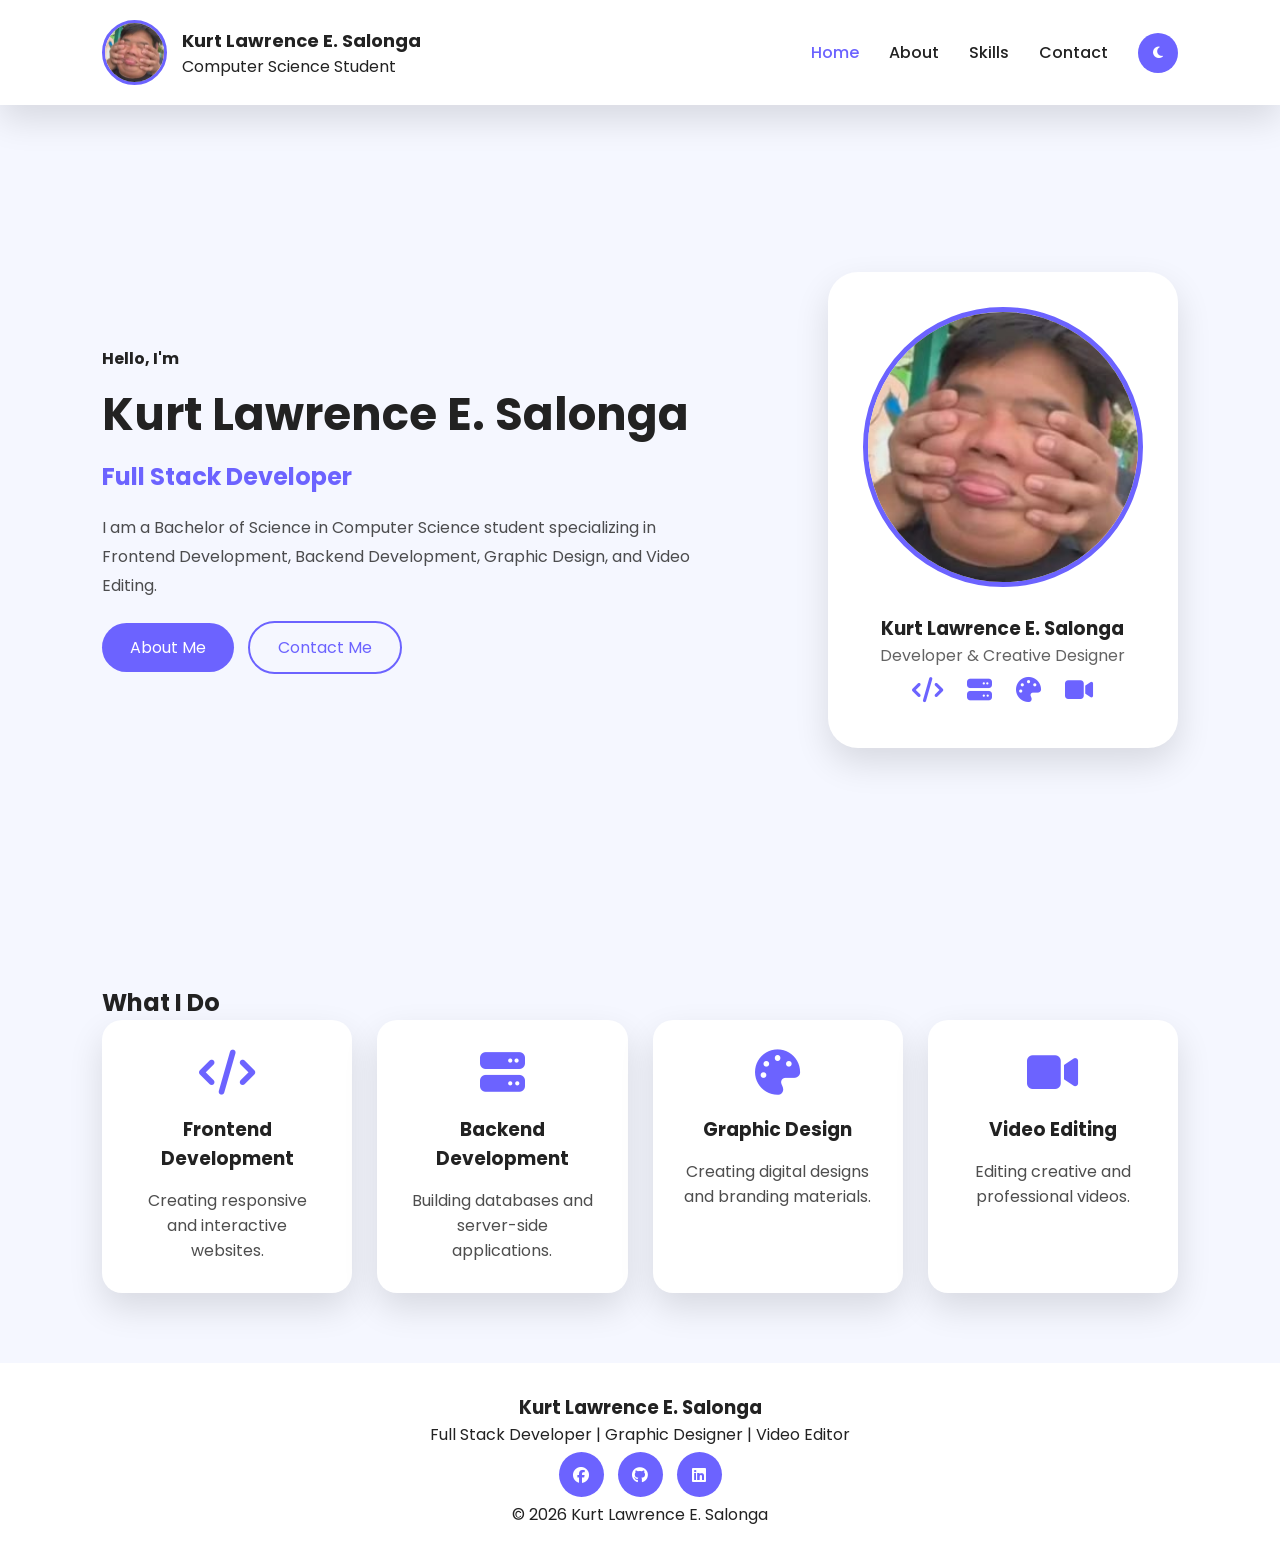
<file: index.html>
<!DOCTYPE html>
<html lang="en">

<head>

<meta charset="UTF-8">
<meta name="viewport" content="width=device-width, initial-scale=1.0">

<title>Kurt Lawrence E. Salonga | Portfolio</title>

<link rel="stylesheet" href="style.css">

<link href="https://fonts.googleapis.com/css2?family=Poppins:wght@300;400;500;600;700&display=swap" rel="stylesheet">

<link rel="stylesheet" 
href="https://cdnjs.cloudflare.com/ajax/libs/font-awesome/6.5.2/css/all.min.css">

</head>


<body>


<header class="header">


<div class="logo-container">

<img src="Photo/profile.jpg" 
class="profile-img"
alt="Kurt Lawrence Profile">


<div class="logo-text">

<h2>Kurt Lawrence E. Salonga</h2>

<span>Computer Science Student</span>

</div>

</div>



<nav class="navbar" id="navbar">

<a href="index.html" class="active">Home</a>

<a href="about.html">About</a>

<a href="skills.html">Skills</a>

<a href="contact.html">Contact</a>


<button id="themeToggle" class="theme-btn">

<i class="fas fa-moon"></i>

</button>


</nav>



<div class="burger" id="burger">

<span></span>
<span></span>
<span></span>

</div>


</header>





<section class="hero">


<div class="hero-text">


<h4>Hello, I'm</h4>


<h1>Kurt Lawrence E. Salonga</h1>


<h2>Full Stack Developer</h2>


<p>

I am a Bachelor of Science in Computer Science student
specializing in Frontend Development, Backend Development,
Graphic Design, and Video Editing.

</p>



<div class="hero-buttons">


<a href="about.html" class="btn">
About Me
</a>


<a href="contact.html" class="btn-outline">
Contact Me
</a>


</div>


</div>




<div class="hero-image">


<div class="profile-card">


<img src="Photo/profile.jpg">


<h3>Kurt Lawrence E. Salonga</h3>


<p>Developer & Creative Designer</p>



<div class="card-icons">

<i class="fas fa-code"></i>

<i class="fas fa-server"></i>

<i class="fas fa-palette"></i>

<i class="fas fa-video"></i>


</div>


</div>


</div>



</section>





<section class="services">


<h2 class="section-title">
What I Do
</h2>



<div class="service-container">



<div class="service-card">

<i class="fas fa-code"></i>

<h3>Frontend Development</h3>

<p>
Creating responsive and interactive websites.
</p>

</div>



<div class="service-card">

<i class="fas fa-server"></i>

<h3>Backend Development</h3>

<p>
Building databases and server-side applications.
</p>

</div>




<div class="service-card">

<i class="fas fa-palette"></i>

<h3>Graphic Design</h3>

<p>
Creating digital designs and branding materials.
</p>

</div>




<div class="service-card">

<i class="fas fa-video"></i>

<h3>Video Editing</h3>

<p>
Editing creative and professional videos.
</p>

</div>


</div>


</section>





<footer class="footer">


<h3>Kurt Lawrence E. Salonga</h3>


<p>
Full Stack Developer | Graphic Designer | Video Editor
</p>


<div class="social-links">


<a href="#">
<i class="fab fa-facebook"></i>
</a>


<a href="#">
<i class="fab fa-github"></i>
</a>


<a href="#">
<i class="fab fa-linkedin"></i>
</a>


</div>



<p>
© 2026 Kurt Lawrence E. Salonga
</p>


</footer>



<script src="script.js"></script>


</body>

</html>
</file>
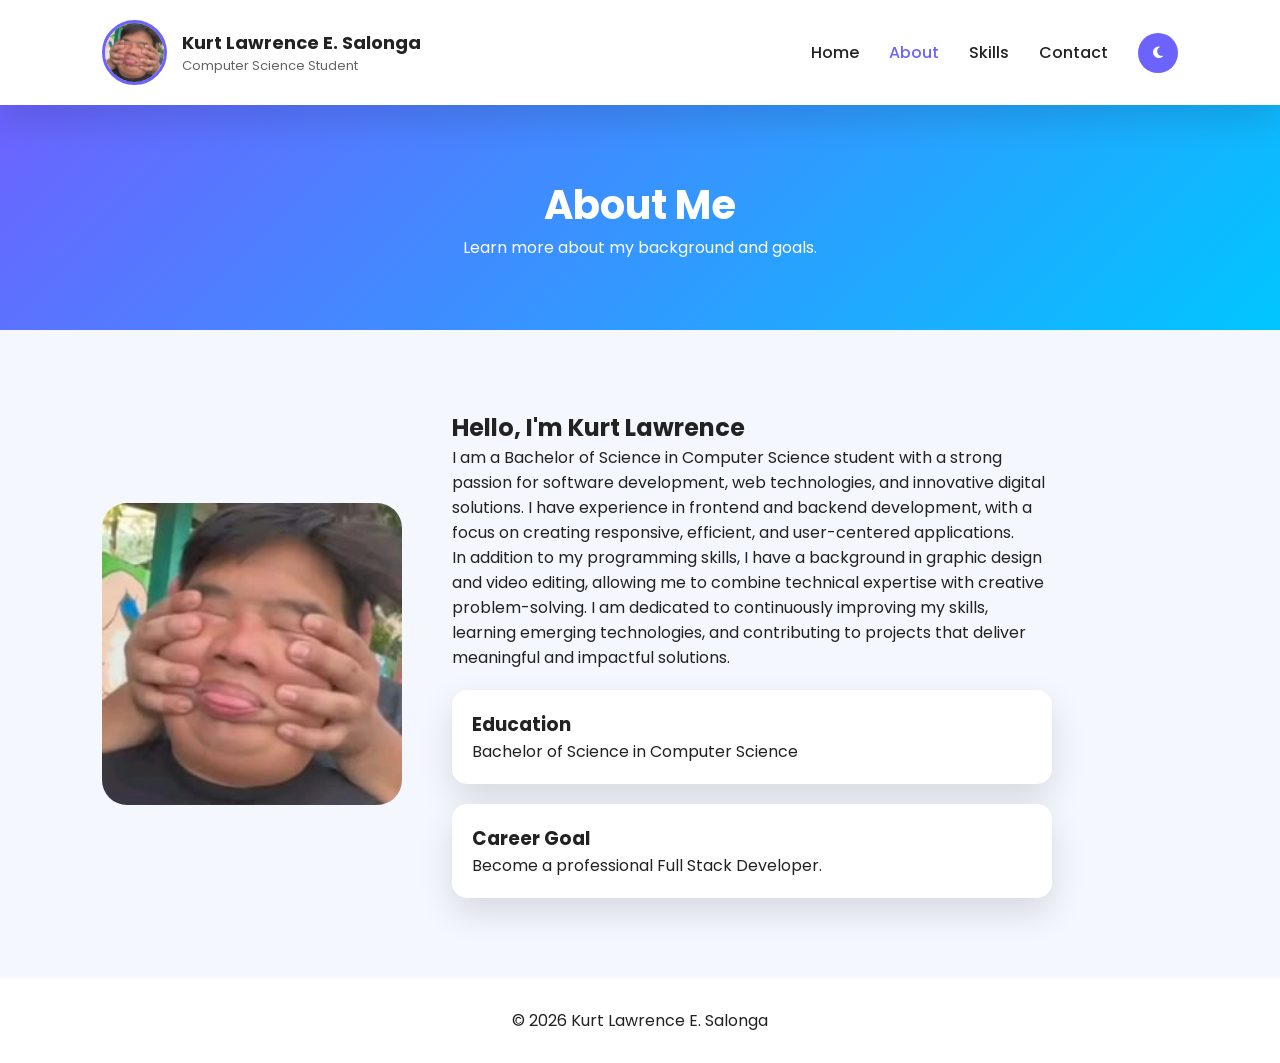
<file: about.html>
<!DOCTYPE html>
<html lang="en">

<head>

<meta charset="UTF-8">
<meta name="viewport" content="width=device-width, initial-scale=1.0">

<title>About Me | Kurt Lawrence E. Salonga</title>

<link rel="stylesheet" href="style.css">

<link href="https://fonts.googleapis.com/css2?family=Poppins:wght@300;400;500;600;700&display=swap" rel="stylesheet">

<link rel="stylesheet"
href="https://cdnjs.cloudflare.com/ajax/libs/font-awesome/6.5.2/css/all.min.css">

</head>


<body>


<header class="header">

<div class="logo-container">

<img src="Photo/profile.jpg" class="profile-img">

<div>
<h2>Kurt Lawrence E. Salonga</h2>
<p>Computer Science Student</p>
</div>

</div>



<nav class="navbar" id="navbar">

<a href="index.html">Home</a>

<a href="about.html" class="active">About</a>

<a href="skills.html">Skills</a>

<a href="contact.html">Contact</a>


<button id="themeToggle">

<i class="fas fa-moon"></i>

</button>

</nav>



<div class="burger" id="burger">

<span></span>
<span></span>
<span></span>

</div>


</header>



<section class="page-title">

<h1>About Me</h1>

<p>Learn more about my background and goals.</p>

</section>



<section class="about-container">


<img src="Photo/profile.jpg">


<div class="about-content">


<h2>Hello, I'm Kurt Lawrence</h2>


<p>

I am a Bachelor of Science in Computer Science student with a strong passion for software development, web technologies,
and innovative digital solutions. I have experience in frontend and backend development, with a focus on creating responsive, 
efficient, and user-centered applications.

</p>


<p>

    In addition to my programming skills, I have a background in graphic design and video editing, 
allowing me to combine technical expertise with creative problem-solving. I am dedicated to continuously 
improving my skills, learning emerging technologies, and contributing to projects that deliver meaningful 
and impactful solutions.

</p>



<div class="about-box">

<h3>
Education
</h3>

<p>
Bachelor of Science in Computer Science 
</p>

</div>



<div class="about-box">

<h3>
Career Goal
</h3>

<p>
Become a professional Full Stack Developer.
</p>

</div>


</div>


</section>



<footer>

<p>
© 2026 Kurt Lawrence E. Salonga
</p>

</footer>



<script src="script.js"></script>


</body>

</html>
</file>
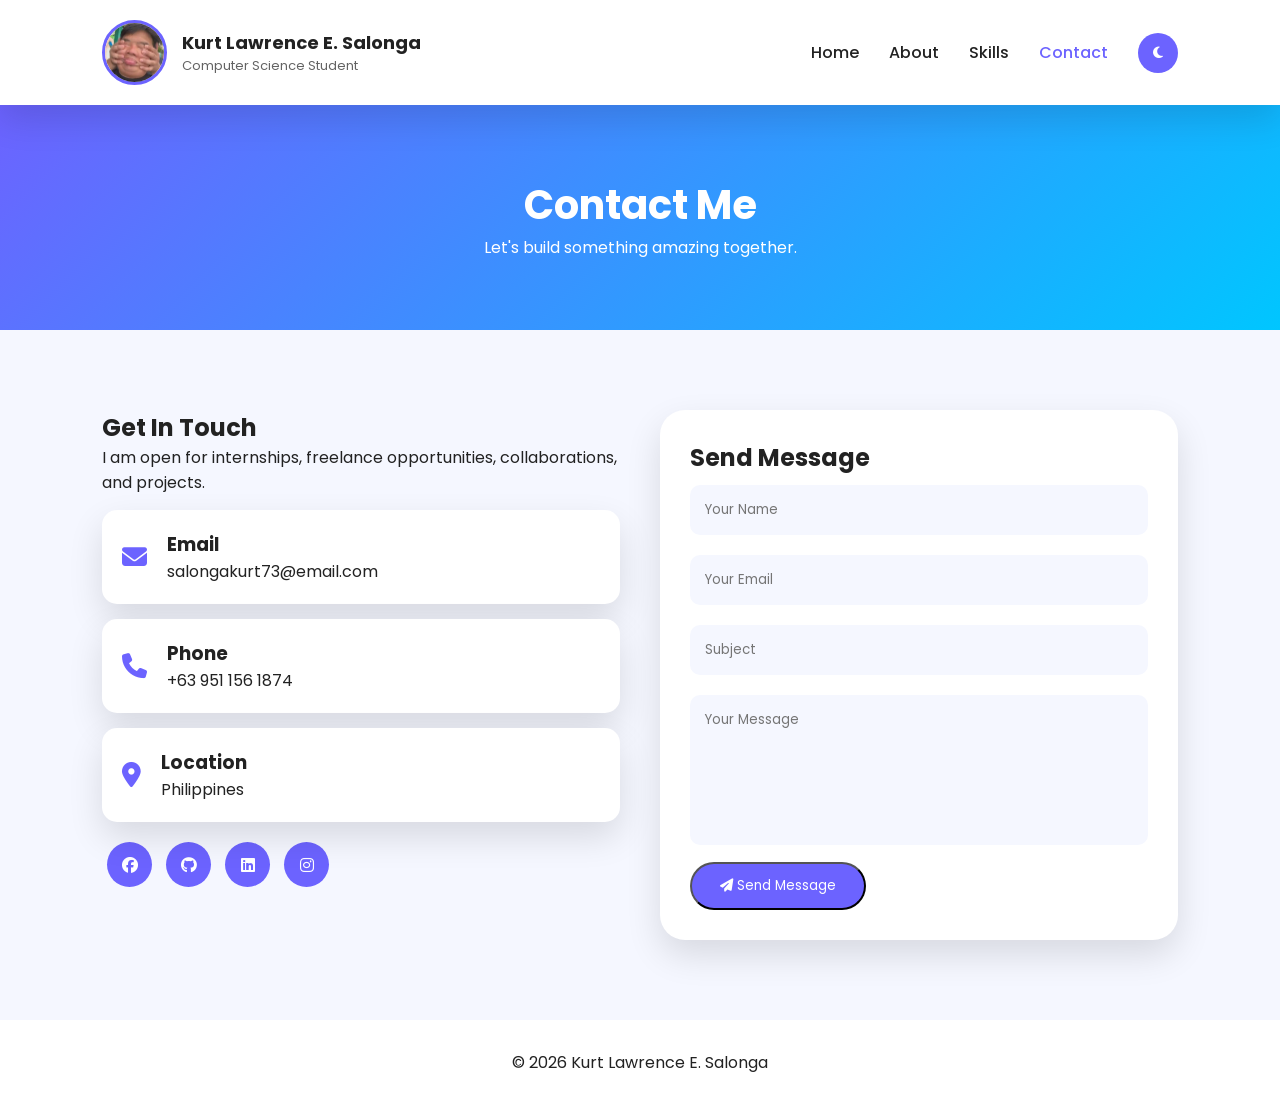
<file: contact.html>
<!DOCTYPE html>
<html lang="en">

<head>

<meta charset="UTF-8">
<meta name="viewport" content="width=device-width, initial-scale=1.0">

<title>Contact | Kurt Lawrence E. Salonga</title>

<link rel="stylesheet" href="style.css">

<link href="https://fonts.googleapis.com/css2?family=Poppins:wght@300;400;500;600;700&display=swap" rel="stylesheet">

<link rel="stylesheet"
href="https://cdnjs.cloudflare.com/ajax/libs/font-awesome/6.5.2/css/all.min.css">

</head>


<body>



<header class="header">


<div class="logo-container">


<img src="Photo/profile.jpg" class="profile-img">


<div>

<h2>Kurt Lawrence E. Salonga</h2>

<p>Computer Science Student</p>

</div>


</div>




<nav class="navbar" id="navbar">


<a href="index.html">
Home
</a>


<a href="about.html">
About
</a>


<a href="skills.html">
Skills
</a>


<a href="contact.html" class="active">
Contact
</a>



<button id="themeToggle">

<i class="fas fa-moon"></i>

</button>



</nav>



<div class="burger" id="burger">

<span></span>
<span></span>
<span></span>

</div>



</header>







<section class="page-title">


<h1>
Contact Me
</h1>


<p>
Let's build something amazing together.
</p>


</section>








<section class="contact-container">





<div class="contact-info">



<h2>
Get In Touch
</h2>



<p>

I am open for internships,
freelance opportunities,
collaborations, and projects.

</p>




<div class="contact-card">


<i class="fas fa-envelope"></i>


<div>

<h3>Email</h3>

<p>
salongakurt73@email.com
</p>


</div>


</div>






<div class="contact-card">


<i class="fas fa-phone"></i>


<div>

<h3>Phone</h3>

<p>
+63 951 156 1874
</p>


</div>


</div>






<div class="contact-card">


<i class="fas fa-location-dot"></i>


<div>

<h3>Location</h3>

<p>
Philippines
</p>


</div>


</div>






<div class="social-links">


<a href="#">
<i class="fab fa-facebook"></i>
</a>


<a href="#">
<i class="fab fa-github"></i>
</a>


<a href="#">
<i class="fab fa-linkedin"></i>
</a>


<a href="#">
<i class="fab fa-instagram"></i>
</a>


</div>



</div>








<div class="contact-form">


<h2>
Send Message
</h2>



<form>


<input 
type="text"
placeholder="Your Name"
required>



<input
type="email"
placeholder="Your Email"
required>



<input
type="text"
placeholder="Subject"
required>



<textarea
placeholder="Your Message"
required>
</textarea>



<button class="btn">

<i class="fas fa-paper-plane"></i>

Send Message

</button>



</form>



</div>





</section>







<footer>


<p>
© 2026 Kurt Lawrence E. Salonga
</p>


</footer>





<script src="script.js"></script>



</body>

</html>
</file>
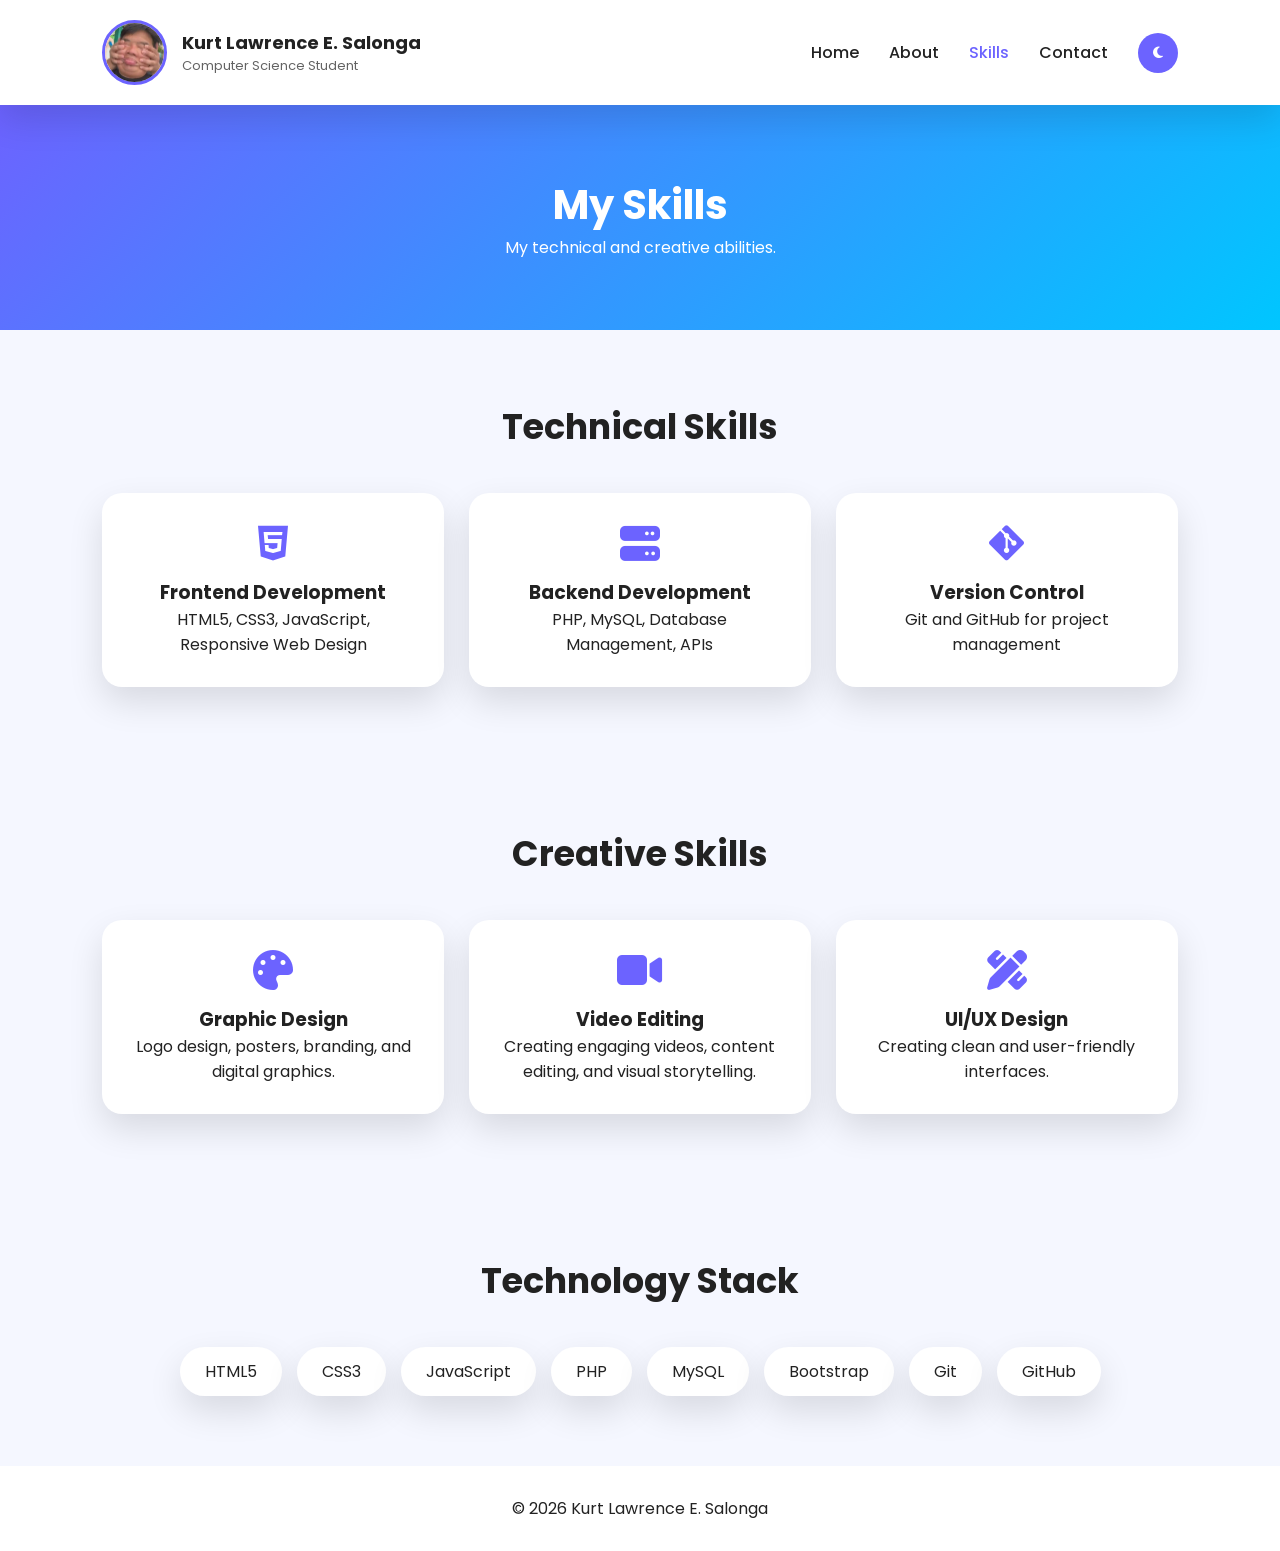
<file: skills.html>
<!DOCTYPE html>
<html lang="en">

<head>

<meta charset="UTF-8">
<meta name="viewport" content="width=device-width, initial-scale=1.0">

<title>Skills | Kurt Lawrence E. Salonga</title>

<link rel="stylesheet" href="style.css">

<link href="https://fonts.googleapis.com/css2?family=Poppins:wght@300;400;500;600;700&display=swap" rel="stylesheet">

<link rel="stylesheet"
href="https://cdnjs.cloudflare.com/ajax/libs/font-awesome/6.5.2/css/all.min.css">

</head>


<body>


<header class="header">


<div class="logo-container">

<img src="Photo/profile.jpg" class="profile-img">

<div>

<h2>Kurt Lawrence E. Salonga</h2>

<p>Computer Science Student</p>

</div>

</div>



<nav class="navbar" id="navbar">

<a href="index.html">Home</a>

<a href="about.html">About</a>

<a href="skills.html" class="active">Skills</a>

<a href="contact.html">Contact</a>


<button id="themeToggle">

<i class="fas fa-moon"></i>

</button>


</nav>



<div class="burger" id="burger">

<span></span>
<span></span>
<span></span>

</div>


</header>





<section class="page-title">

<h1>My Skills</h1>

<p>My technical and creative abilities.</p>

</section>






<section class="skills-section">


<h2 class="title">
Technical Skills
</h2>



<div class="skill-container">



<div class="skill-card">

<i class="fab fa-html5"></i>

<h3>Frontend Development</h3>

<p>
HTML5, CSS3, JavaScript, Responsive Web Design
</p>

</div>




<div class="skill-card">

<i class="fas fa-server"></i>

<h3>Backend Development</h3>

<p>
PHP, MySQL, Database Management, APIs
</p>

</div>




<div class="skill-card">

<i class="fab fa-git-alt"></i>

<h3>Version Control</h3>

<p>
Git and GitHub for project management
</p>

</div>



</div>



</section>






<section class="skills-section">


<h2 class="title">
Creative Skills
</h2>



<div class="skill-container">



<div class="skill-card">

<i class="fas fa-palette"></i>

<h3>Graphic Design</h3>

<p>
Logo design, posters, branding,
and digital graphics.
</p>

</div>




<div class="skill-card">

<i class="fas fa-video"></i>

<h3>Video Editing</h3>

<p>
Creating engaging videos,
content editing, and visual storytelling.
</p>

</div>




<div class="skill-card">

<i class="fas fa-pen-ruler"></i>

<h3>UI/UX Design</h3>

<p>
Creating clean and user-friendly interfaces.
</p>

</div>



</div>



</section>






<section class="tech-section">


<h2 class="title">
Technology Stack
</h2>



<div class="tech">


<span>HTML5</span>

<span>CSS3</span>

<span>JavaScript</span>

<span>PHP</span>

<span>MySQL</span>

<span>Bootstrap</span>

<span>Git</span>

<span>GitHub</span>


</div>



</section>






<footer>

<p>
© 2026 Kurt Lawrence E. Salonga
</p>

</footer>



<script src="script.js"></script>


</body>

</html>
</file>
<file: style.css>
/* =========================
   GLOBAL SETTINGS
========================= */

@import url('https://fonts.googleapis.com/css2?family=Poppins:wght@300;400;500;600;700&display=swap');


*{
    margin:0;
    padding:0;
    box-sizing:border-box;
    font-family:'Poppins',sans-serif;
    scroll-behavior:smooth;
}


:root{

    --primary:#6c63ff;
    --secondary:#00c6ff;

    --bg:#f5f7ff;
    --text:#222;
    --card:#ffffff;

    --shadow:0 15px 35px rgba(0,0,0,.12);

}


body.dark{

    --bg:#10131c;
    --text:#ffffff;
    --card:#181c28;

}


body{

    background:var(--bg);
    color:var(--text);
    transition:.4s;

}


a{

    text-decoration:none;
    color:inherit;

}



img{

    max-width:100%;

}



/* =========================
HEADER
========================= */


.header{

    position:sticky;
    top:0;
    z-index:1000;

    display:flex;
    justify-content:space-between;
    align-items:center;

    padding:20px 8%;

    background:var(--card);

    box-shadow:var(--shadow);

}



.logo-container{

    display:flex;
    align-items:center;
    gap:15px;

}



.logo-container h2{

    font-size:18px;

}


.logo-container p{

    font-size:13px;
    opacity:.7;

}



.profile-img{

    width:65px;
    height:65px;

    border-radius:50%;

    object-fit:cover;

    border:3px solid var(--primary);

}




/* =========================
NAVIGATION
========================= */


.navbar{

    display:flex;
    align-items:center;
    gap:30px;

}


.navbar a{

    font-weight:500;

    transition:.3s;

}


.navbar a:hover,
.navbar .active{

    color:var(--primary);

}



#themeToggle{

    width:40px;
    height:40px;

    border:none;

    border-radius:50%;

    cursor:pointer;

    background:var(--primary);

    color:white;

}



.burger{

    display:none;

    cursor:pointer;

}



.burger span{

    display:block;

    width:30px;

    height:3px;

    background:var(--text);

    margin:6px;

}





/* =========================
BUTTONS
========================= */


.btn{

    display:inline-block;

    background:var(--primary);

    color:white;

    padding:12px 28px;

    border-radius:30px;

    transition:.3s;

}



.btn:hover{

    transform:translateY(-5px);

}





/* =========================
PAGE TITLE
========================= */


.page-title{

    text-align:center;

    padding:70px 8%;

    background:
    linear-gradient(
    135deg,
    var(--primary),
    var(--secondary)
    );

    color:white;

}



.page-title h1{

    font-size:40px;

}







/* =========================
ABOUT PAGE
========================= */


.about-container{

    padding:80px 8%;

    display:flex;

    gap:50px;

    align-items:center;

}



.about-container img{

    width:300px;

    border-radius:25px;

}



.about-content{

    max-width:600px;

}



.about-box{

    margin-top:20px;

    padding:20px;

    background:var(--card);

    border-radius:15px;

    box-shadow:var(--shadow);

}







/* =========================
SKILLS PAGE
========================= */


.skills-section,
.tech-section{

    padding:70px 8%;

}



.title{

    text-align:center;

    font-size:35px;

    margin-bottom:40px;

}




.skill-container{

    display:grid;

    grid-template-columns:
    repeat(auto-fit,minmax(250px,1fr));

    gap:25px;

}



.skill-card{

    background:var(--card);

    padding:30px;

    text-align:center;

    border-radius:20px;

    box-shadow:var(--shadow);

    transition:.3s;

}



.skill-card:hover{

    transform:translateY(-10px);

}



.skill-card i{

    font-size:40px;

    color:var(--primary);

    margin-bottom:15px;

}




.tech{

    display:flex;

    flex-wrap:wrap;

    justify-content:center;

    gap:15px;

}



.tech span{

    background:var(--card);

    padding:12px 25px;

    border-radius:30px;

    box-shadow:var(--shadow);

}







/* =========================
CONTACT PAGE
========================= */


.contact-container{

    padding:80px 8%;

    display:grid;

    grid-template-columns:
    repeat(auto-fit,minmax(300px,1fr));

    gap:40px;

}



.contact-card{

    display:flex;

    gap:20px;

    align-items:center;

    padding:20px;

    margin:15px 0;

    background:var(--card);

    border-radius:15px;

    box-shadow:var(--shadow);

}



.contact-card i{

    font-size:25px;

    color:var(--primary);

}





.contact-form{

    background:var(--card);

    padding:30px;

    border-radius:25px;

    box-shadow:var(--shadow);

}



input,
textarea{

    width:100%;

    padding:15px;

    margin:10px 0;

    border:none;

    outline:none;

    border-radius:10px;

    background:var(--bg);

    color:var(--text);

}



textarea{

    height:150px;

    resize:none;

}




.social-links a{

    display:inline-flex;

    justify-content:center;

    align-items:center;

    width:45px;

    height:45px;

    background:var(--primary);

    color:white;

    border-radius:50%;

    margin:5px;

    transition:.3s;

}



.social-links a:hover{

    transform:translateY(-5px);

}






/* =========================
FOOTER
========================= */


footer{

    text-align:center;

    padding:30px;

    background:var(--card);

}





/* =========================
MOBILE RESPONSIVE
========================= */


@media(max-width:768px){


.header{

    padding:15px 5%;

}



.navbar{

    position:absolute;

    top:100px;

    right:0;

    width:100%;

    padding:30px;

    background:var(--card);

    flex-direction:column;

    display:none;

}



.navbar.show{

    display:flex;

}



.burger{

    display:block;

}




.about-container{

    flex-direction:column;

    text-align:center;

}



.about-container img{

    width:220px;

}



}

/* =========================
HOME PAGE
========================= */


.hero{

    min-height:90vh;

    padding:80px 8%;

    display:flex;

    justify-content:space-between;

    align-items:center;

    gap:50px;

}



.hero-text{

    max-width:600px;

}



.hero-text h3{

    color:var(--primary);

    font-size:22px;

}



.hero-text h1{

    font-size:45px;

    margin:10px 0;

}



.hero-text h2{

    color:var(--primary);

    margin-bottom:20px;

}



.hero-text p{

    line-height:1.8;

    opacity:.8;

}



.btn-outline{

    display:inline-block;

    padding:12px 28px;

    margin-left:10px;

    margin-top:20px;

    border-radius:30px;

    border:2px solid var(--primary);

    color:var(--primary);

    transition:.3s;

}



.btn-outline:hover{

    background:var(--primary);

    color:white;

    transform:translateY(-5px);

}





/* =========================
HOME PROFILE CARD
========================= */


.hero-image{

    display:flex;

    justify-content:center;

}



.profile-card{

    background:var(--card);

    padding:35px;

    text-align:center;

    border-radius:30px;

    box-shadow:var(--shadow);

    transition:.3s;

}



.profile-card:hover{

    transform:translateY(-10px);

}



.profile-card img{

    width:280px;

    height:280px;

    border-radius:50%;

    object-fit:cover;

    border:5px solid var(--primary);

}



.profile-card h3{

    margin-top:20px;

}



.profile-card p{

    opacity:.7;

}



.profile-card i{

    color:var(--primary);

    font-size:25px;

    margin:10px;

}





/* =========================
SERVICES SECTION
========================= */


.services{

    padding:70px 8%;

}



.service-container{

    display:grid;

    grid-template-columns:
    repeat(auto-fit,minmax(220px,1fr));

    gap:25px;

}



.service-card{

    background:var(--card);

    padding:30px;

    text-align:center;

    border-radius:20px;

    box-shadow:var(--shadow);

    transition:.3s;

}



.service-card:hover{

    transform:translateY(-10px);

}



.service-card i{

    font-size:45px;

    color:var(--primary);

    margin-bottom:20px;

}



.service-card h3{

    margin-bottom:15px;

}



.service-card p{

    opacity:.8;

}





/* =========================
HOME MOBILE RESPONSIVE
========================= */


@media(max-width:768px){


.hero{

    flex-direction:column;

    text-align:center;

    padding:50px 5%;

}



.hero-text h1{

    font-size:32px;

}



.hero-text h2{

    font-size:22px;

}



.profile-card img{

    width:200px;

    height:200px;

}



.btn-outline{

    margin-left:0;

    margin-top:15px;

}



}
</file>
